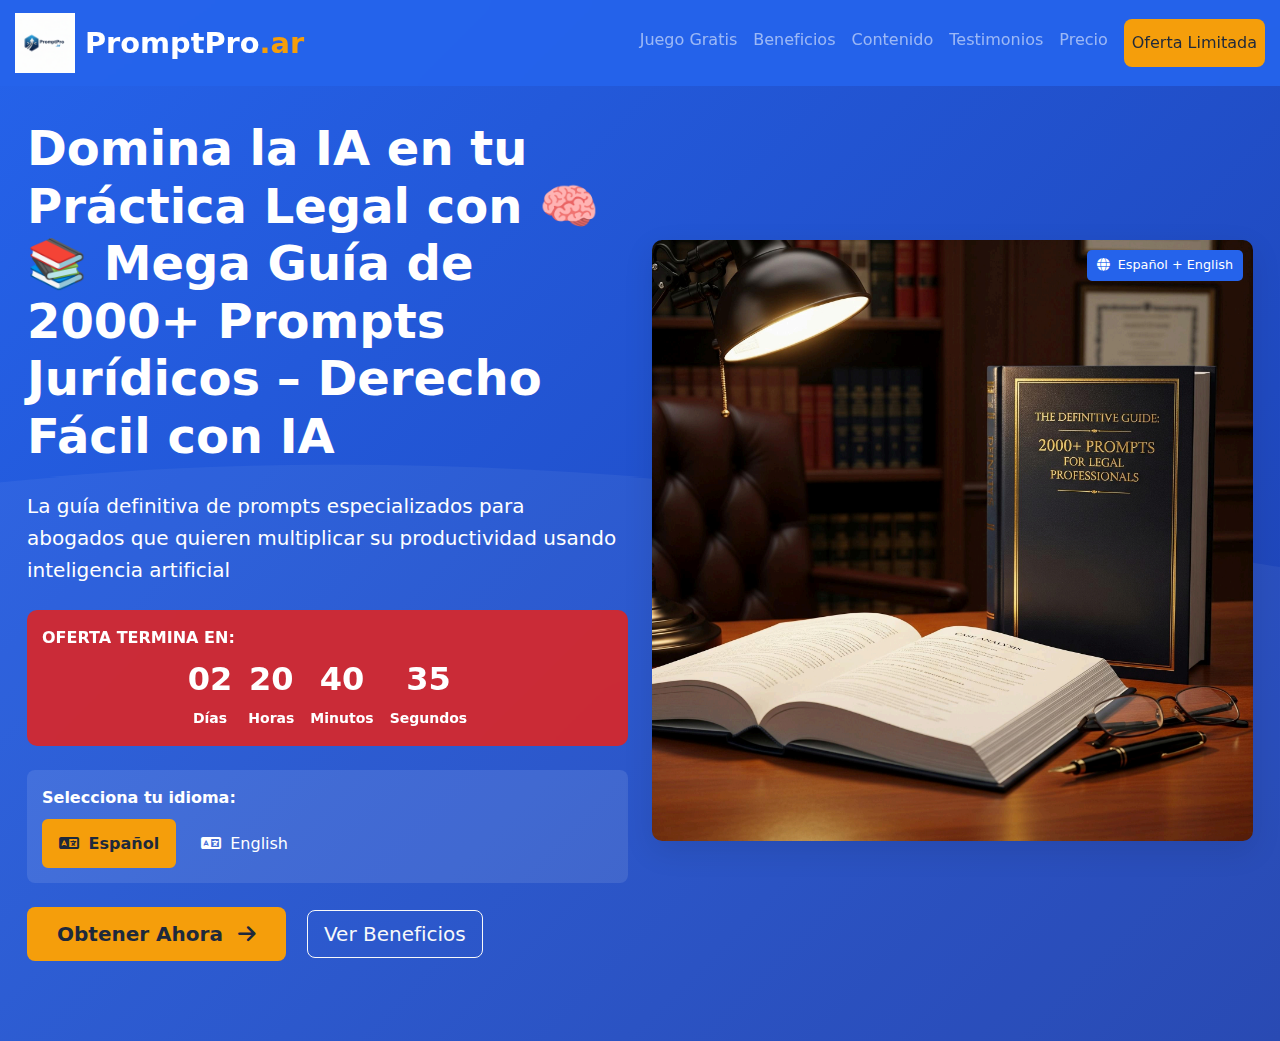
<file: index.html>
<!DOCTYPE html>
<html lang="es">
<head>
    <meta charset="UTF-8">
    <meta name="viewport" content="width=device-width, initial-scale=1.0">
    <title>PromptPro.ar - Domina la IA en tu Práctica Legal</title>
    
    <!-- Favicon -->
    <link rel="icon" type="image/x-icon" href="logo.ico">
    
    <!-- Meta tags mejorados -->
    <meta name="description" content="Domina la IA en tu práctica legal con nuestra Mega Guía de 2000+ Prompts Jurídicos. Optimiza tu trabajo con inteligencia artificial especializada.">
    <meta name="keywords" content="IA, inteligencia artificial, derecho, abogados, prompts jurídicos, legal tech">
    <meta name="author" content="PromptPro.ar">
    <meta http-equiv="Content-Security-Policy" content="default-src 'self' https: data: 'unsafe-inline' 'unsafe-eval'">
    
    <!-- CDNs seguros -->
    <link href="https://cdn.jsdelivr.net/npm/bootstrap@5.3.0/dist/css/bootstrap.min.css" rel="stylesheet">
    <link rel="stylesheet" href="https://cdnjs.cloudflare.com/ajax/libs/font-awesome/6.4.0/css/all.min.css">
    
    <style>
        :root {
            --primary: #2563eb;
            --secondary: #f59e0b;
            --accent: #dc2626;
            --light: #f8fafc;
            --dark: #1e293b;
        }
        
        /* CORRECCIÓN PRINCIPAL: Prevenir desbordamiento horizontal */
        html, body {
            overflow-x: hidden;
            max-width: 100%;
        }
        
        body {
            font-family: 'Inter', 'Segoe UI', system-ui, sans-serif;
            line-height: 1.6;
            color: #334155;
            position: relative;
        }
        
        /* Asegurar que todos los contenedores no excedan el ancho */
        .container, .container-fluid {
            max-width: 100%;
            padding-left: 15px;
            padding-right: 15px;
        }
        
        .row {
            margin-left: 0;
            margin-right: 0;
        }
        
        .hero-section {
            background: linear-gradient(135deg, var(--primary) 0%, #1e40af 100%);
            color: white;
            padding: 120px 0 80px;
            position: relative;
            overflow: hidden;
            width: 100%;
        }
        
        .hero-section::before {
            content: "";
            position: absolute;
            top: 0;
            left: 0;
            width: 100%;
            height: 100%;
            background: url('data:image/svg+xml;utf8,<svg xmlns="http://www.w3.org/2000/svg" viewBox="0 0 1440 320"><path fill="%23ffffff" fill-opacity="0.05" d="M0,128L48,138.7C96,149,192,171,288,170.7C384,171,480,149,576,144C672,139,768,149,864,165.3C960,181,1056,203,1152,197.3C1248,192,1344,160,1392,144L1440,128L1440,320L1392,320C1344,320,1248,320,1152,320C1056,320,960,320,864,320C768,320,672,320,576,320C480,320,384,320,288,320C192,320,96,320,48,320L0,320Z"></path></svg>');
            background-size: cover;
            background-position: bottom;
        }
        
        .logo-img {
            max-height: 60px;
            width: auto;
            margin-right: 10px;
        }
        
        .logo-text {
            font-weight: 800;
            font-size: 1.8rem;
            color: white;
        }
        
        .logo-text span {
            color: var(--secondary);
        }
        
        .countdown {
            background: rgba(220, 38, 38, 0.9);
            color: white;
            padding: 15px;
            border-radius: 10px;
            font-weight: bold;
            margin: 20px 0;
            backdrop-filter: blur(10px);
            max-width: 100%;
            box-sizing: border-box;
        }
        
        .countdown-number {
            font-size: 2rem;
            font-weight: bold;
        }
        
        .guarantee-badge {
            background: var(--secondary);
            color: var(--dark);
            border-radius: 50%;
            width: 70px;
            height: 70px;
            display: flex;
            align-items: center;
            justify-content: center;
            margin: 0 auto 15px;
            font-weight: bold;
        }
        
        .benefit-card {
            transition: transform 0.3s, box-shadow 0.3s;
            border: none;
            box-shadow: 0 4px 6px -1px rgba(0,0,0,0.1);
            height: 100%;
            border-radius: 12px;
            max-width: 100%;
        }
        
        .benefit-card:hover {
            transform: translateY(-5px);
            box-shadow: 0 20px 25px -5px rgba(0,0,0,0.1);
        }
        
        .testimonial-card {
            border-left: 4px solid var(--secondary);
            background: var(--light);
            border-radius: 8px;
            padding: 25px;
            margin-bottom: 20px;
            transition: transform 0.3s;
            max-width: 100%;
            box-sizing: border-box;
        }
        
        .testimonial-card:hover {
            transform: translateY(-5px);
            box-shadow: 0 10px 20px rgba(0,0,0,0.1);
        }
        
        .testimonial-avatar {
            width: 60px;
            height: 60px;
            border-radius: 50%;
            background: var(--primary);
            display: flex;
            align-items: center;
            justify-content: center;
            color: white;
            font-weight: bold;
            font-size: 1.5rem;
            margin-right: 15px;
        }
        
        .testimonial-rating {
            color: var(--secondary);
            margin-bottom: 10px;
        }
        
        .pricing-card {
            border: 2px solid #e2e8f0;
            border-radius: 16px;
            transition: all 0.3s;
            overflow: hidden;
            max-width: 100%;
        }
        
        .pricing-card.featured {
            border: 2px solid var(--primary);
            transform: scale(1.02);
            position: relative;
            box-shadow: 0 20px 25px -5px rgba(37, 99, 235, 0.1);
        }
        
        .pricing-card.featured::before {
            content: "MÁS POPULAR";
            position: absolute;
            top: -12px;
            left: 50%;
            transform: translateX(-50%);
            background: var(--primary);
            color: white;
            padding: 4px 20px;
            border-radius: 20px;
            font-weight: bold;
            font-size: 0.75rem;
            z-index: 10;
        }
        
        .btn-primary {
            background: var(--primary);
            border: none;
            padding: 12px 30px;
            font-weight: 600;
            border-radius: 8px;
        }
        
        .btn-primary:hover {
            background: #1d4ed8;
            transform: translateY(-2px);
        }
        
        .btn-warning {
            background: var(--secondary);
            color: var(--dark);
            border: none;
            padding: 12px 30px;
            font-weight: 600;
            border-radius: 8px;
        }
        
        .btn-warning:hover {
            background: #d97706;
            transform: translateY(-2px);
        }
        
        .faq-item {
            border-bottom: 1px solid #e2e8f0;
            padding: 20px 0;
        }
        
        .bonus-section {
            background: linear-gradient(135deg, #fefce8 0%, #fef3c7 100%);
            border-left: 5px solid var(--secondary);
            padding: 20px;
            margin: 20px 0;
            border-radius: 8px;
            max-width: 100%;
            box-sizing: border-box;
        }
        
        .language-badge {
            position: absolute;
            top: 10px;
            right: 10px;
            background: var(--primary);
            color: white;
            padding: 5px 10px;
            border-radius: 5px;
            font-size: 0.8rem;
        }
        
        .section-title {
            position: relative;
            padding-bottom: 15px;
            margin-bottom: 30px;
        }
        
        .section-title::after {
            content: "";
            position: absolute;
            bottom: 0;
            left: 50%;
            transform: translateX(-50%);
            width: 80px;
            height: 4px;
            background: var(--secondary);
            border-radius: 2px;
        }
        
        .nav-link {
            font-weight: 500;
        }
        
        .feature-list li {
            margin-bottom: 10px;
            display: flex;
            align-items: flex-start;
        }
        
        .feature-list i {
            color: var(--primary);
            margin-right: 10px;
            margin-top: 5px;
        }
        
        .language-selector {
            background: rgba(255,255,255,0.1);
            border-radius: 8px;
            padding: 15px;
            margin: 20px 0;
            max-width: 100%;
            box-sizing: border-box;
        }
        
        .language-option {
            cursor: pointer;
            padding: 10px 15px;
            border-radius: 6px;
            transition: all 0.3s;
            border: 2px solid transparent;
        }
        
        .language-option.active {
            background: var(--secondary);
            color: var(--dark);
            border-color: var(--secondary);
            font-weight: bold;
        }
        
        .language-option:hover:not(.active) {
            background: rgba(255,255,255,0.1);
        }
        
        .buy-button {
            display: none;
        }
        
        .buy-button.active {
            display: block;
        }
        
        .product-image {
            max-width: 100%;
            height: auto;
            border-radius: 10px;
            box-shadow: 0 10px 30px rgba(0,0,0,0.1);
        }
        
        /* Notificaciones de compra */
        .purchase-notification {
            position: fixed;
            bottom: 20px;
            right: 20px;
            background: white;
            border-radius: 10px;
            box-shadow: 0 10px 25px rgba(0,0,0,0.2);
            padding: 15px;
            width: 300px;
            z-index: 1000;
            transform: translateX(400px);
            transition: transform 0.5s ease-in-out;
            border-left: 4px solid var(--secondary);
            max-width: calc(100vw - 40px);
            box-sizing: border-box;
        }
        
        .purchase-notification.show {
            transform: translateX(0);
        }
        
        .purchase-notification .header {
            display: flex;
            align-items: center;
            margin-bottom: 10px;
        }
        
        .purchase-notification .header i {
            color: var(--secondary);
            margin-right: 10px;
            font-size: 1.2rem;
        }
        
        .purchase-notification .content {
            display: flex;
            align-items: center;
        }
        
        .purchase-notification .avatar {
            width: 40px;
            height: 40px;
            border-radius: 50%;
            background: var(--primary);
            display: flex;
            align-items: center;
            justify-content: center;
            color: white;
            font-weight: bold;
            margin-right: 10px;
            flex-shrink: 0;
        }
        
        .purchase-notification .name {
            font-weight: bold;
            margin-bottom: 2px;
        }
        
        .purchase-notification .action {
            font-size: 0.9rem;
            color: #64748b;
        }
        
        .purchase-notification .time {
            font-size: 0.8rem;
            color: #94a3b8;
            text-align: right;
        }
        
        /* MEDIA QUERIES ESPECÍFICAS PARA MÓVIL */
        @media (max-width: 768px) {
            .purchase-notification {
                width: 280px;
                right: 10px;
                bottom: 10px;
                max-width: calc(100vw - 20px);
            }
            
            .logo-img {
                max-height: 40px;
            }
            
            .logo-text {
                font-size: 1.4rem;
            }
            
            /* Asegurar que el contador no cause desbordamiento */
            .countdown {
                padding: 10px;
                margin: 10px 0;
            }
            
            .countdown-number {
                font-size: 1.5rem;
            }
            
            /* Ajustar espaciado en móviles */
            .hero-section {
                padding: 100px 0 60px;
            }
            
            /* Asegurar que las imágenes no excedan el ancho */
            img {
                max-width: 100%;
                height: auto;
            }
            
            /* Ajustar botones para móviles */
            .btn {
                white-space: normal;
                word-wrap: break-word;
            }
            
            /* Ajustar selector de idioma */
            .language-selector .d-flex {
                flex-direction: column;
            }
            
            .language-option {
                margin-bottom: 10px;
                text-align: center;
            }
        }
        
        /* MEDIA QUERY EXTRA PEQUEÑA */
        @media (max-width: 480px) {
            .countdown-number {
                font-size: 1.2rem;
            }
            
            .hero-section {
                padding: 80px 0 40px;
            }
            
            .display-5 {
                font-size: 1.8rem;
            }
            
            .purchase-notification {
                width: 260px;
            }
        }
    </style>
</head>
<body>
    <!-- Notificaciones de compra -->
    <div id="purchaseNotifications"></div>

    <!-- Navbar -->
    <nav class="navbar navbar-expand-lg navbar-dark fixed-top" style="background: rgba(37, 99, 235, 0.95); backdrop-filter: blur(10px);">
        <div class="container">
            <a class="navbar-brand d-flex align-items-center" href="#">
                <img src="logo.png" alt="PromptPro.ar" class="logo-img">
                <span class="logo-text">PromptPro<span>.ar</span></span>
            </a>
            <button class="navbar-toggler" type="button" data-bs-toggle="collapse" data-bs-target="#navbarNav">
                <span class="navbar-toggler-icon"></span>
            </button>
            <div class="collapse navbar-collapse" id="navbarNav">
                <ul class="navbar-nav ms-auto">
                    <li class="nav-item"><a class="nav-link" href="juego.html">Juego Gratis</a></li>
                    <li class="nav-item"><a class="nav-link" href="#beneficios">Beneficios</a></li>
                    <li class="nav-item"><a class="nav-link" href="#contenido">Contenido</a></li>
                    <li class="nav-item"><a class="nav-link" href="#testimonios">Testimonios</a></li>
                    <li class="nav-item"><a class="nav-link" href="#precio">Precio</a></li>
                    <li class="nav-item"><a class="nav-link btn btn-warning ms-2" href="#oferta">Oferta Limitada</a></li>
                </ul>
            </div>
        </div>
    </nav>

    <!-- Hero Section -->
    <section class="hero-section text-center">
        <div class="container position-relative">
            <div class="row align-items-center">
                <div class="col-lg-6 text-lg-start">
                    <h1 class="display-5 fw-bold mb-4">Domina la IA en tu Práctica Legal con 🧠📚 Mega Guía de 2000+ Prompts Jurídicos – Derecho Fácil con IA</h1>
                    <p class="lead mb-4">La guía definitiva de prompts especializados para abogados que quieren multiplicar su productividad usando inteligencia artificial</p>
                    
                    <div class="countdown mb-4">
                        <p class="mb-1">OFERTA TERMINA EN:</p>
                        <div id="countdown-timer" class="d-flex justify-content-center">
                            <div class="text-center mx-2">
                                <div class="countdown-number" id="days">02</div>
                                <small>Días</small>
                            </div>
                            <div class="text-center mx-2">
                                <div class="countdown-number" id="hours">12</div>
                                <small>Horas</small>
                            </div>
                            <div class="text-center mx-2">
                                <div class="countdown-number" id="minutes">45</div>
                                <small>Minutos</small>
                            </div>
                            <div class="text-center mx-2">
                                <div class="countdown-number" id="seconds">30</div>
                                <small>Segundos</small>
                            </div>
                        </div>
                    </div>
                    
                    <!-- Selector de Idioma -->
                    <div class="language-selector mb-4">
                        <p class="mb-2"><strong>Selecciona tu idioma:</strong></p>
                        <div class="d-flex">
                            <div class="language-option active me-2" data-lang="es">
                                <i class="fas fa-language me-1"></i> Español
                            </div>
                            <div class="language-option" data-lang="en">
                                <i class="fas fa-language me-1"></i> English
                            </div>
                        </div>
                    </div>
                    
                    <!-- Botones de compra por idioma -->
                    <div class="buy-button active" id="buy-es">
                        <a href="#oferta" class="btn btn-warning btn-lg me-3">Obtener Ahora <i class="fas fa-arrow-right ms-2"></i></a>
                        <a href="#beneficios" class="btn btn-outline-light btn-lg">Ver Beneficios</a>
                    </div>
                    
                    <div class="buy-button" id="buy-en">
                        <a href="#offer" class="btn btn-warning btn-lg me-3">Get Now <i class="fas fa-arrow-right ms-2"></i></a>
                        <a href="#benefits" class="btn btn-outline-light btn-lg">See Benefits</a>
                    </div>
                </div>
                <div class="col-lg-6 mt-5 mt-lg-0">
                    <div class="position-relative">
                        <img src="Guia definitiva.png" alt="🧠📚 Mega Guía de 2000+ Prompts Jurídicos – Derecho Fácil con IA" class="product-image" loading="lazy">
                        <div class="language-badge">
                            <i class="fas fa-globe me-1"></i> Español + English
                        </div>
                    </div>
                </div>
            </div>
        </div>
    </section>

    <!-- Resto del código HTML permanece igual... -->

    <script src="https://cdn.jsdelivr.net/npm/bootstrap@5.3.0/dist/js/bootstrap.bundle.min.js"></script>
    
    <script>
        // Redirección HTTPS (opcional)
        if (location.protocol !== 'https:' && location.hostname !== 'localhost' && location.hostname !== '127.0.0.1') {
            location.replace(`https:${location.href.substring(location.protocol.length)}`);
        }
        
        // Array de clientes con sintaxis correcta
        const customers = [
            { name: "María González", location: "Buenos Aires, Argentina", initial: "M" },
            { name: "Carlos López", location: "Madrid, España", initial: "C" },
            { name: "Ana Martínez", location: "Ciudad de México, México", initial: "A" },
            { name: "Javier Rodríguez", location: "Bogotá, Colombia", initial: "J" },
            { name: "Laura Fernández", location: "Santiago, Chile", initial: "L" },
            { name: "Diego Silva", location: "Lima, Perú", initial: "D" },
            { name: "Sofía Pérez", location: "Montevideo, Uruguay", initial: "S" },
            { name: "Miguel Torres", location: "Quito, Ecuador", initial: "M" },
            { name: "Elena Vargas", location: "Caracas, Venezuela", initial: "E" },
            { name: "Roberto Díaz", location: "Guatemala City, Guatemala", initial: "R" },
            { name: "Patricia Ruiz", location: "San José, Costa Rica", initial: "P" },
            { name: "Jhon Walker", location: "Chicago City, United States of América", initial: "J" },
            { name: "Michael Sterling", location: "Ottawa, Canadá", initial: "M" },
            { name: "Helen Vaughan", location: "New York, United States of América", initial: "H" },
            { name: "Rubén Lopez", location: "Guatemala City, Guatemala", initial: "R" },
            { name: "Patricio Azcuénaga", location: "Buenos Aires, Argentina", initial: "P" },
            { name: "Fernando Castro", location: "Panamá City, Panamá", initial: "F" }
        ];
        
        const actions = [
            "acaba de adquirir Guia definitiva +2000 prompts",
            "se unió a PromptPro",
            "compró la guía definitiva +2000 prompts",
            "adquirió Guia definitiva +2000 prompts hace unos momentos",
            "obtuvo acceso a PromptPro"
        ];
        
        // Función para mostrar notificación de compra
        function showPurchaseNotification() {
            const customer = customers[Math.floor(Math.random() * customers.length)];
            const action = actions[Math.floor(Math.random() * actions.length)];
            
            const notification = document.createElement('div');
            notification.className = 'purchase-notification';
            notification.innerHTML = `
                <div class="header">
                    <i class="fas fa-bell"></i>
                    <strong>Compra Reciente</strong>
                </div>
                <div class="content">
                    <div class="avatar">${customer.initial}</div>
                    <div class="info">
                        <div class="name">${customer.name}</div>
                        <div class="action">${action}</div>
                    </div>
                    <div class="time">Ahora mismo</div>
                </div>
            `;
            
            document.getElementById('purchaseNotifications').appendChild(notification);
            
            // Mostrar notificación
            setTimeout(() => {
                notification.classList.add('show');
            }, 100);
            
            // Ocultar y eliminar notificación después de 7 segundos
            setTimeout(() => {
                notification.classList.remove('show');
                setTimeout(() => {
                    if (notification.parentNode) {
                        notification.parentNode.removeChild(notification);
                    }
                }, 500);
            }, 7000);
        }
        
        // Mostrar primera notificación después de 10 segundos
        setTimeout(showPurchaseNotification, 10000);
        
        // Mostrar notificaciones cada 50 segundos
        setInterval(showPurchaseNotification, 50000);
        
        // Selector de idioma
        document.querySelectorAll('.language-option').forEach(option => {
            option.addEventListener('click', function() {
                const lang = this.getAttribute('data-lang');
                
                // Remover clase active de todas las opciones
                document.querySelectorAll('.language-option').forEach(opt => {
                    opt.classList.remove('active');
                });
                
                // Agregar clase active a la opción seleccionada
                this.classList.add('active');
                
                // Mostrar/ocultar contenido según idioma
                if (lang === 'es') {
                    document.getElementById('buy-es').classList.add('active');
                    document.getElementById('buy-en').classList.remove('active');
                    document.getElementById('purchase-es').classList.add('active');
                    document.getElementById('purchase-en').classList.remove('active');
                } else {
                    document.getElementById('buy-es').classList.remove('active');
                    document.getElementById('buy-en').classList.add('active');
                    document.getElementById('purchase-es').classList.remove('active');
                    document.getElementById('purchase-en').classList.add('active');
                }
            });
        });
        
        // Countdown Timer
        function updateCountdown() {
            const now = new Date();
            const targetDate = new Date(now);
            targetDate.setDate(now.getDate() + 2); // 2 días desde ahora
            targetDate.setHours(23, 59, 59, 999); // Fin del día
            
            const timeRemaining = targetDate - now;
            
            if (timeRemaining <= 0) {
                document.getElementById('countdown-timer').innerHTML = '<div class="countdown-number">OFERTA EXPIRADA</div>';
                document.getElementById('countdown-timer-2').innerHTML = '<div class="countdown-number">OFERTA EXPIRADA</div>';
                return;
            }
            
            const days = Math.floor(timeRemaining / (1000 * 60 * 60 * 24));
            const hours = Math.floor((timeRemaining % (1000 * 60 * 60 * 24)) / (1000 * 60 * 60));
            const minutes = Math.floor((timeRemaining % (1000 * 60 * 60)) / (1000 * 60));
            const seconds = Math.floor((timeRemaining % (1000 * 60)) / 1000);
            
            document.getElementById('days').textContent = days.toString().padStart(2, '0');
            document.getElementById('hours').textContent = hours.toString().padStart(2, '0');
            document.getElementById('minutes').textContent = minutes.toString().padStart(2, '0');
            document.getElementById('seconds').textContent = seconds.toString().padStart(2, '0');
            
            document.getElementById('days2').textContent = days.toString().padStart(2, '0');
            document.getElementById('hours2').textContent = hours.toString().padStart(2, '0');
            document.getElementById('minutes2').textContent = minutes.toString().padStart(2, '0');
        }
        
        // Actualizar cada segundo
        setInterval(updateCountdown, 1000);
        updateCountdown(); // Ejecutar inmediatamente
        
        // Smooth scroll para enlaces internos
        document.querySelectorAll('a[href^="#"]').forEach(anchor => {
            anchor.addEventListener('click', function (e) {
                e.preventDefault();
                const target = document.querySelector(this.getAttribute('href'));
                if (target) {
                    target.scrollIntoView({
                        behavior: 'smooth',
                        block: 'start'
                    });
                }
            });
        });
        
        // Cambiar navbar al hacer scroll
        window.addEventListener('scroll', function() {
            const navbar = document.querySelector('.navbar');
            if (window.scrollY > 100) {
                navbar.style.background = 'var(--primary)';
            } else {
                navbar.style.background = 'rgba(37, 99, 235, 0.95)';
            }
        });
    </script>
</body>
</html>
</file>
